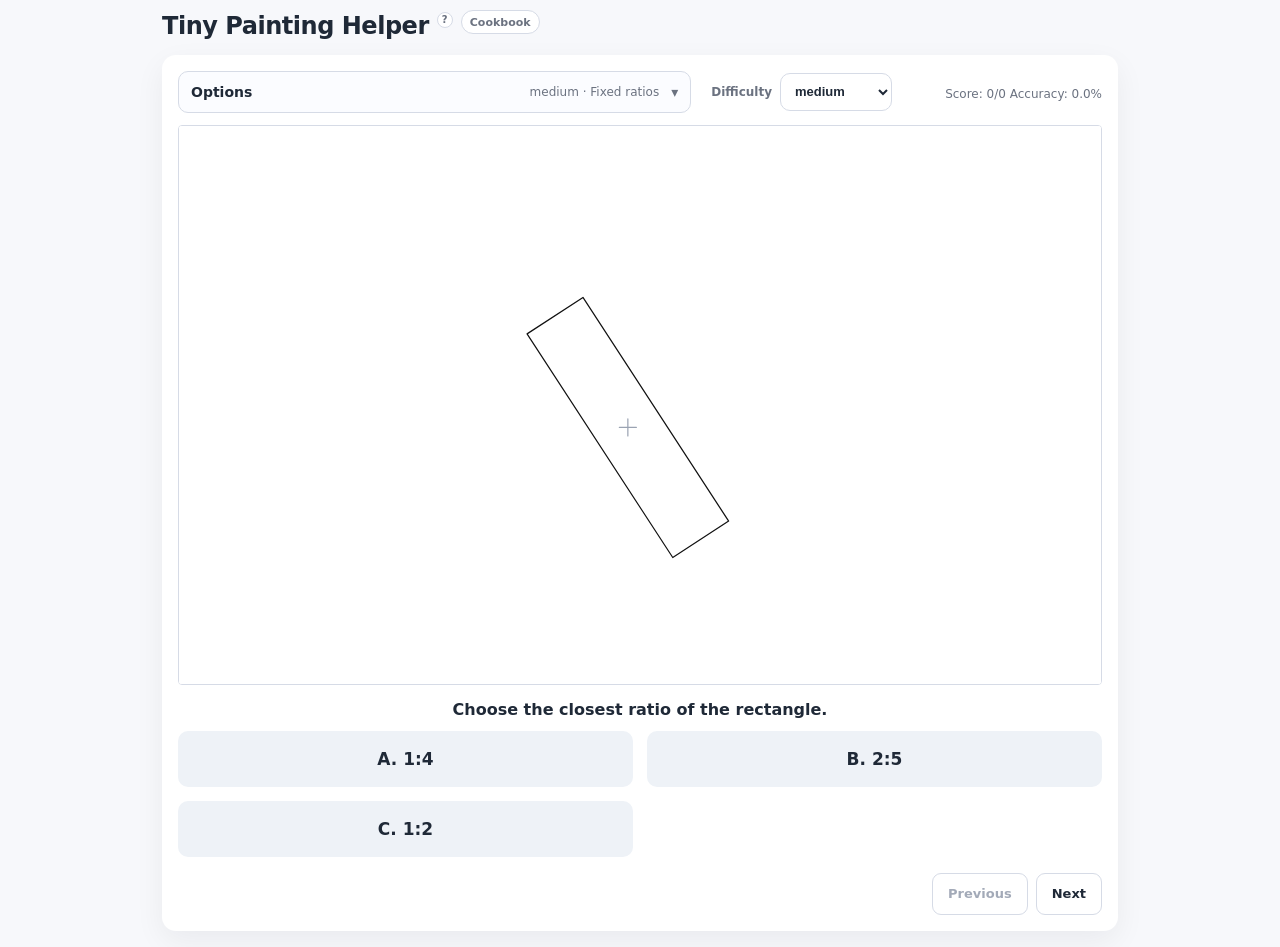
<file: index.html>
<!doctype html>
<html lang="en">
<head>
  <meta charset="utf-8" />
  <meta name="viewport" content="width=device-width, initial-scale=1, viewport-fit=cover" />
  <meta name="theme-color" content="#f7f8fb" />
  <title>Tiny Painting Helper</title>
  <link rel="stylesheet" href="./styles.css" />
</head>
<body>
  <main class="app">
    <header class="header">
      <div class="title-row">
        <h1>Tiny Painting Helper</h1>
        <button id="helpBtn" class="help-btn" type="button" aria-label="Open help">?</button>
        <button id="cookbookBtn" class="cookbook-btn" type="button" aria-label="Open cookbook">Cookbook</button>
      </div>
    </header>

    <section class="card">
      <div class="top-bar">
        <details id="settingsPanel" class="settings-panel">
          <summary>
            <span>Options</span>
            <span id="settingsSummary" class="settings-summary">Fixed ratio set</span>
          </summary>

          <div class="controls">
            <label><input id="timeMode" type="checkbox" /> Timed mode (10s)</label>
            <label><input id="randomMode" type="checkbox" /> Random float ratio mode</label>
            <label><input id="areaScaleMode" type="checkbox" /> Random scale (0.3–4.0)</label>
            <label><input id="polygonMode" type="checkbox" /> Impossible mode</label>
            <label><input id="lineMode" type="checkbox" /> Line mode</label>
            <label class="draw-option"><input id="drawMode" type="checkbox" /> Draw target ratio mode</label>
          </div>
        </details>

        <div class="difficulty-panel" aria-label="Difficulty">
          <label for="difficultySelect">Difficulty</label>
          <select id="difficultySelect">
            <option value="easy">easy</option>
            <option value="medium" selected>medium</option>
            <option value="hard">hard</option>
          </select>
        </div>

        <div class="info">
          <div id="modeLabel" hidden></div>
          <div id="timerLabel"></div>
          <div id="scoreLabel"></div>
        </div>
      </div>

      <div class="canvas-frame">
        <canvas id="shapeCanvas" width="760" height="460"></canvas>
      </div>

      <div id="questionLabel" class="question"></div>

      <div id="options" class="options">
        <button class="option"></button>
        <button class="option"></button>
        <button class="option"></button>
        <button class="option"></button>
      </div>

      <div class="bottom-bar">
        <div id="feedbackLabel" class="feedback"></div>
        <div class="nav">
          <button id="prevBtn" class="nav-btn">Previous</button>
          <button id="nextBtn" class="nav-btn">Next</button>
        </div>
      </div>
    </section>
  </main>

  <div id="cookbookModal" class="help-modal" hidden>
    <div class="help-backdrop" data-close-cookbook></div>
    <section class="help-dialog tutorial-dialog" role="dialog" aria-modal="true" aria-labelledby="cookbookTitle">
      <div class="help-dialog-header">
        <h2 id="cookbookTitle">Tiny Painting Helper Cookbook</h2>
        <button id="cookbookCloseBtn" class="help-close-btn" type="button" aria-label="Close cookbook">×</button>
      </div>
      <iframe id="cookbookFrame" class="help-frame" title="Tiny Painting Helper Cookbook" src="about:blank"></iframe>
    </section>
  </div>


  <div id="helpModal" class="help-modal" hidden>
    <div class="help-backdrop" data-close-help></div>
    <section class="help-dialog" role="dialog" aria-modal="true" aria-labelledby="helpTitle">
      <div class="help-dialog-header">
        <h2 id="helpTitle">Tiny Painting Helper Guide</h2>
        <button id="helpCloseBtn" class="help-close-btn" type="button" aria-label="Close help">×</button>
      </div>
      <iframe id="helpFrame" class="help-frame" title="Tiny Painting Helper Guide" src="about:blank"></iframe>
    </section>
  </div>
  <script src="./app.js"></script>
</body>
</html>
</file>
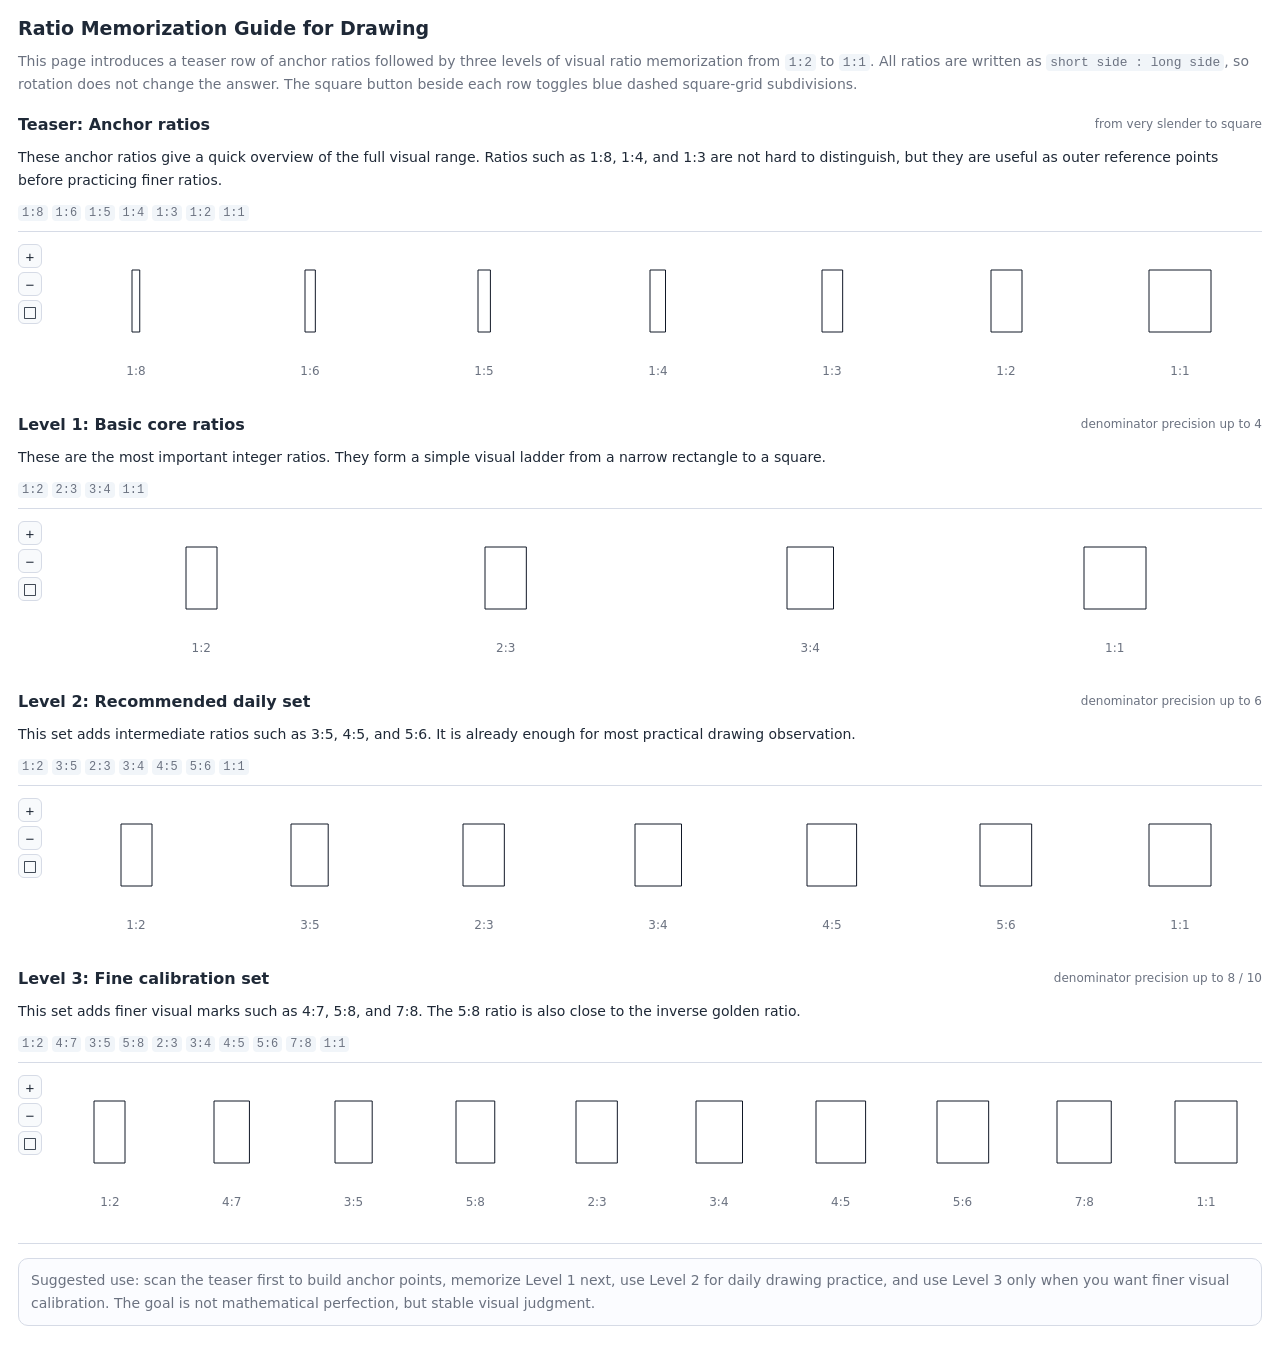
<file: tutorial.html>
<!doctype html>
<html lang="en">
<head>
  <meta charset="utf-8" />
  <meta name="viewport" content="width=device-width, initial-scale=1" />
  <title>Ratio Memorization Guide</title>
  <style>
    :root {
      --text-main: #1f2937;
      --text-sub: #6b7280;
      --border: #d6dbe6;
      --code-bg: #f1f5f9;
      --button-bg: #f8fafc;
      --button-hover: #eef2f7;
    }

    * {
      box-sizing: border-box;
    }

    body {
      margin: 0;
      padding: 16px 18px 22px;
      color: var(--text-main);
      font-family: "Segoe UI", system-ui, -apple-system, BlinkMacSystemFont, sans-serif;
      font-size: 14px;
      line-height: 1.65;
      background: #ffffff;
    }

    h2 {
      margin: 0 0 8px;
      font-size: 19px;
      line-height: 1.35;
    }

    h3 {
      margin: 18px 0 8px;
      font-size: 16px;
    }

    p {
      margin: 8px 0;
    }

    ul {
      margin: 8px 0 8px 22px;
      padding: 0;
    }

    li {
      margin: 4px 0;
    }

    code {
      padding: 1px 4px;
      border-radius: 4px;
      background: var(--code-bg);
      font-family: ui-monospace, SFMono-Regular, Menlo, Consolas, monospace;
      font-size: 0.92em;
    }

    hr {
      border: 0;
      border-top: 1px solid var(--border);
      margin: 14px 0;
    }

    .lead {
      color: var(--text-sub);
      margin-bottom: 10px;
    }

    .level {
      margin: 16px 0 18px;
    }

    .level-header {
      display: flex;
      align-items: center;
      justify-content: space-between;
      gap: 12px;
      margin-bottom: 6px;
    }

    .level-header h3 {
      margin: 0;
    }

    .tag {
      display: inline-block;
      color: var(--text-sub);
      font-size: 12px;
      white-space: nowrap;
    }

    .ratio-list {
      margin: 7px 0 8px;
      color: var(--text-sub);
      font-size: 13px;
    }

    .ratio-list code {
      margin-right: 4px;
    }

    .visual-panel {
      display: flex;
      align-items: flex-start;
      gap: 12px;
      margin-top: 8px;
      padding: 12px 0 4px;
      border-top: 1px solid var(--border);
    }

    .rotate-controls {
      display: flex;
      flex-direction: column;
      align-items: center;
      gap: 4px;
      flex: 0 0 auto;
    }

    .rotate-controls button {
      width: 24px;
      height: 24px;
      padding: 0;
      border: 1px solid var(--border);
      border-radius: 6px;
      background: var(--button-bg);
      color: var(--text-main);
      font-size: 15px;
      line-height: 1;
      cursor: pointer;
    }

    .rotate-controls button:hover {
      background: var(--button-hover);
    }

    .square-toggle {
      width: 24px;
      height: 24px;
      padding: 0;
      border: 1px solid var(--border);
      border-radius: 6px;
      background: var(--button-bg);
      color: var(--text-main);
      font-size: 13px;
      line-height: 1;
      cursor: pointer;
      font-family: inherit;
    }

    .square-toggle:hover {
      background: var(--button-hover);
    }

    .square-toggle.active {
      border-color: #2563eb;
      color: #2563eb;
      background: #eff6ff;
    }

    .visual-row {
      width: 100%;
      min-height: 136px;
      display: grid;
      grid-template-columns: repeat(auto-fit, minmax(90px, 1fr));
      gap: 12px 10px;
      align-items: start;
      padding: 2px 0 8px;
      overflow: visible;
    }

    .ratio-item {
      min-width: 0;
      text-align: center;
    }

    .ratio-shape-stage {
      width: 90px;
      height: 110px;
      display: flex;
      align-items: center;
      justify-content: center;
      margin: 0 auto 6px;
      overflow: visible;
    }

    .ratio-box {
      display: block;
      overflow: visible;
      transform-origin: center center;
      transition: transform 120ms ease-out;
    }

    .ratio-box .grid-line {
      display: none;
    }

    .ratio-box.show-split .grid-line {
      display: block;
    }

    .ratio-label {
      color: var(--text-sub);
      font-size: 12px;
      font-variant-numeric: tabular-nums;
      white-space: nowrap;
    }

    .note {
      padding: 10px 12px;
      border: 1px solid var(--border);
      border-radius: 10px;
      background: #fbfcff;
      color: var(--text-sub);
    }

    @media (max-width: 600px) {
      body {
        padding: 14px;
        font-size: 13px;
      }

      .level-header {
        display: block;
      }

      .tag {
        margin-top: 2px;
      }

      .visual-panel {
        gap: 8px;
      }

      .visual-row {
        grid-template-columns: repeat(auto-fit, minmax(72px, 1fr));
        gap: 10px 6px;
        min-height: auto;
      }

      .ratio-shape-stage {
        width: 72px;
        height: 88px;
      }

      .rotate-controls button {
        width: 22px;
        height: 22px;
        font-size: 14px;
      }
    }
  </style>
</head>
<body>
  <h2>Ratio Memorization Guide for Drawing</h2>

  <p class="lead">
    This page introduces a teaser row of anchor ratios followed by three levels of visual ratio memorization from <code>1:2</code>
    to <code>1:1</code>. All ratios are written as <code>short side : long side</code>,
    so rotation does not change the answer. The square button beside each row toggles blue dashed square-grid subdivisions.
  </p>

  <section id="levels"></section>

  <hr />

  <p class="note">
    Suggested use: scan the teaser first to build anchor points, memorize Level 1 next, use Level 2 for daily drawing practice,
    and use Level 3 only when you want finer visual calibration. The goal is not
    mathematical perfection, but stable visual judgment.
  </p>

  <script>
    const levels = [
      {
        id: "teaser",
        title: "Teaser: Anchor ratios",
        tag: "from very slender to square",
        description:
          "These anchor ratios give a quick overview of the full visual range. Ratios such as 1:8, 1:4, and 1:3 are not hard to distinguish, but they are useful as outer reference points before practicing finer ratios.",
        ratios: [[1, 8], [1, 6], [1, 5], [1, 4], [1, 3], [1, 2], [1, 1]],
        angle: 0
      },
      {
        id: "basic",
        title: "Level 1: Basic core ratios",
        tag: "denominator precision up to 4",
        description:
          "These are the most important integer ratios. They form a simple visual ladder from a narrow rectangle to a square.",
        ratios: [[1, 2], [2, 3], [3, 4], [1, 1]],
        angle: 0
      },
      {
        id: "daily",
        title: "Level 2: Recommended daily set",
        tag: "denominator precision up to 6",
        description:
          "This set adds intermediate ratios such as 3:5, 4:5, and 5:6. It is already enough for most practical drawing observation.",
        ratios: [[1, 2], [3, 5], [2, 3], [3, 4], [4, 5], [5, 6], [1, 1]],
        angle: 0
      },
      {
        id: "fine",
        title: "Level 3: Fine calibration set",
        tag: "denominator precision up to 8 / 10",
        description:
          "This set adds finer visual marks such as 4:7, 5:8, and 7:8. The 5:8 ratio is also close to the inverse golden ratio.",
        ratios: [[1, 2], [4, 7], [3, 5], [5, 8], [2, 3], [3, 4], [4, 5], [5, 6], [7, 8], [1, 1]],
        angle: 0
      }
    ];

    function ratioText([a, b]) {
      return `${a}:${b}`;
    }

    function ratioValue([a, b]) {
      return a / b;
    }

    function createRatioSvg(ratio, levelId, options = {}) {
      const longSidePx = options.longSidePx || 62;
      const [shortUnit, longUnit] = ratio;
      const shortSidePx = longSidePx * (shortUnit / longUnit);
      const ns = "http://www.w3.org/2000/svg";

      const svg = document.createElementNS(ns, "svg");
      svg.classList.add("ratio-box");
      svg.dataset.levelId = levelId;
      svg.setAttribute("viewBox", `0 0 ${shortUnit} ${longUnit}`);
      svg.setAttribute("width", String(shortSidePx));
      svg.setAttribute("height", String(longSidePx));
      svg.setAttribute("preserveAspectRatio", "none");
      svg.setAttribute("aria-hidden", "true");

      const outer = document.createElementNS(ns, "rect");
      outer.setAttribute("x", "0");
      outer.setAttribute("y", "0");
      outer.setAttribute("width", String(shortUnit));
      outer.setAttribute("height", String(longUnit));
      outer.setAttribute("fill", "none");
      outer.setAttribute("stroke", "#111827");
      outer.setAttribute("stroke-width", "1");
      outer.setAttribute("vector-effect", "non-scaling-stroke");
      svg.appendChild(outer);

      for (let xIndex = 1; xIndex < shortUnit; xIndex += 1) {
        const line = document.createElementNS(ns, "line");
        line.classList.add("grid-line");
        line.setAttribute("x1", String(xIndex));
        line.setAttribute("y1", "0");
        line.setAttribute("x2", String(xIndex));
        line.setAttribute("y2", String(longUnit));
        line.setAttribute("stroke", "#2563eb");
        line.setAttribute("stroke-width", "1");
        line.setAttribute("stroke-dasharray", "3 2");
        line.setAttribute("vector-effect", "non-scaling-stroke");
        svg.appendChild(line);
      }

      for (let yIndex = 1; yIndex < longUnit; yIndex += 1) {
        const line = document.createElementNS(ns, "line");
        line.classList.add("grid-line");
        line.setAttribute("x1", "0");
        line.setAttribute("y1", String(yIndex));
        line.setAttribute("x2", String(shortUnit));
        line.setAttribute("y2", String(yIndex));
        line.setAttribute("stroke", "#2563eb");
        line.setAttribute("stroke-width", "1");
        line.setAttribute("stroke-dasharray", "3 2");
        line.setAttribute("vector-effect", "non-scaling-stroke");
        svg.appendChild(line);
      }

      return svg;
    }

    function createRatioItem(ratio, levelId, options = {}) {
      const item = document.createElement("div");
      item.className = "ratio-item";

      const stage = document.createElement("div");
      stage.className = "ratio-shape-stage";

      const box = createRatioSvg(ratio, levelId, options);

      const label = document.createElement("div");
      label.className = "ratio-label";
      label.textContent = ratioText(ratio);

      stage.appendChild(box);
      item.appendChild(stage);
      item.appendChild(label);
      return item;
    }

    function updateRotation(levelId, angle) {
      document.querySelectorAll(`.ratio-box[data-level-id="${levelId}"]`).forEach((box) => {
        box.style.transform = `rotate(${angle}deg)`;
      });
    }

    function rotateLevel(levelId, delta) {
      const level = levels.find((entry) => entry.id === levelId);
      if (!level) return;
      level.angle = (level.angle + delta + 360) % 360;
      updateRotation(levelId, level.angle);
    }

    function toggleSplit(levelId, button) {
      const active = !button.classList.contains("active");
      button.classList.toggle("active", active);
      button.setAttribute("aria-pressed", String(active));
      document.querySelectorAll(`.ratio-box[data-level-id="${levelId}"]`).forEach((box) => {
        box.classList.toggle("show-split", active);
      });
    }

    function createLevel(level) {
      const section = document.createElement("section");
      section.className = "level";

      const header = document.createElement("div");
      header.className = "level-header";

      const title = document.createElement("h3");
      title.textContent = level.title;

      const tag = document.createElement("span");
      tag.className = "tag";
      tag.textContent = level.tag;

      header.appendChild(title);
      header.appendChild(tag);

      const desc = document.createElement("p");
      desc.textContent = level.description;

      const ratioList = document.createElement("div");
      ratioList.className = "ratio-list";
      level.ratios.forEach((ratio) => {
        const code = document.createElement("code");
        code.textContent = ratioText(ratio);
        ratioList.appendChild(code);
      });

      const panel = document.createElement("div");
      panel.className = "visual-panel";

      const controls = document.createElement("div");
      controls.className = "rotate-controls";

      const plus = document.createElement("button");
      plus.type = "button";
      plus.textContent = "+";
      plus.title = "Rotate clockwise";
      plus.addEventListener("click", () => rotateLevel(level.id, 5));

      const minus = document.createElement("button");
      minus.type = "button";
      minus.textContent = "−";
      minus.title = "Rotate counterclockwise";
      minus.addEventListener("click", () => rotateLevel(level.id, -5));

      const square = document.createElement("button");
      square.type = "button";
      square.className = "square-toggle";
      square.textContent = "□";
      square.title = "Toggle square subdivision";
      square.setAttribute("aria-label", "Toggle square subdivision");
      square.setAttribute("aria-pressed", "false");
      square.addEventListener("click", () => toggleSplit(level.id, square));

      controls.appendChild(plus);
      controls.appendChild(minus);
      controls.appendChild(square);

      const visualRow = document.createElement("div");
      visualRow.className = "visual-row";
      level.ratios.forEach((ratio) => {
        visualRow.appendChild(createRatioItem(ratio, level.id));
      });

      panel.appendChild(controls);
      panel.appendChild(visualRow);

      section.appendChild(header);
      section.appendChild(desc);
      section.appendChild(ratioList);
      section.appendChild(panel);
      return section;
    }

    function render() {
      const root = document.getElementById("levels");
      levels.forEach((level) => {
        root.appendChild(createLevel(level));
      });
    }

    render();
  </script>
</body>
</html>
</file>
<file: styles.css>
:root {
  --bg-app: #f7f8fb;
  --bg-panel: #ffffff;
  --bg-canvas: #ffffff;
  --text-main: #1f2937;
  --text-sub: #6b7280;
  --accent: #3b82f6;
  --btn-bg: #eef2f7;
  --btn-hover: #e3eaf5;
  --btn-correct: #dff4df;
  --btn-wrong: #f7dddd;
  --border: #d6dbe6;

  --page-max: 980px;
  --canvas-ratio: 760 / 460;
}

* {
  box-sizing: border-box;
}

html {
  min-width: 0;
  background: var(--bg-app);
  -webkit-text-size-adjust: 100%;
}

body {
  margin: 0;
  min-width: 0;
  overflow-x: hidden;
  background: var(--bg-app);
  color: var(--text-main);
  font-family: "Segoe UI", system-ui, -apple-system, BlinkMacSystemFont, sans-serif;
}

button,
input {
  font: inherit;
}

button {
  -webkit-tap-highlight-color: transparent;
}

.app {
  width: min(var(--page-max), 100%);
  min-height: 100dvh;
  margin: 0 auto;
  padding: max(12px, env(safe-area-inset-top)) max(12px, env(safe-area-inset-right))
           max(16px, env(safe-area-inset-bottom)) max(12px, env(safe-area-inset-left));
}

.header h1 {
  margin: 0;
  font-size: clamp(22px, 5.6vw, 24px);
  line-height: 1.2;
  letter-spacing: -0.02em;
}

.header p {
  margin: 6px 0 14px;
  color: var(--text-sub);
  font-size: clamp(12px, 3.3vw, 13px);
  line-height: 1.45;
}

.card {
  width: 100%;
  background: var(--bg-panel);
  border-radius: 14px;
  padding: clamp(12px, 3.5vw, 16px);
  box-shadow: 0 10px 30px rgba(15, 23, 42, 0.06);
}

.top-bar {
  display: flex;
  justify-content: space-between;
  gap: 18px;
  align-items: flex-start;
  margin-bottom: 12px;
}

.settings-panel {
  flex: 1;
  min-width: 0;
}

.settings-panel summary {
  min-height: 42px;
  display: flex;
  align-items: center;
  justify-content: space-between;
  gap: 12px;
  padding: 9px 12px;
  border: 1px solid var(--border);
  border-radius: 10px;
  background: #fbfcff;
  color: var(--text-main);
  font-size: 14px;
  font-weight: 700;
  cursor: pointer;
  user-select: none;
  list-style: none;
}

.settings-panel summary::-webkit-details-marker {
  display: none;
}

.settings-panel summary::after {
  content: "▾";
  color: var(--text-sub);
  font-size: 14px;
  transition: transform 160ms ease;
}

.settings-panel[open] summary::after {
  transform: rotate(180deg);
}

.settings-summary {
  margin-left: auto;
  overflow: hidden;
  color: var(--text-sub);
  font-size: 12px;
  font-weight: 500;
  text-align: right;
  white-space: nowrap;
  text-overflow: ellipsis;
}

.settings-panel .controls {
  margin-top: 10px;
}

.controls {
  display: grid;
  grid-template-columns: 1fr 1fr;
  gap: 9px 14px;
  font-size: 13px;
  line-height: 1.35;
}

.controls label {
  display: flex;
  align-items: flex-start;
  gap: 7px;
  user-select: none;
  cursor: pointer;
  min-height: 24px;
}

.controls input {
  flex: 0 0 auto;
  width: 16px;
  height: 16px;
  margin: 1px 0 0;
}

.controls label.disabled {
  color: #a3aab8;
  cursor: not-allowed;
}

.controls label.disabled input {
  cursor: not-allowed;
}

.info {
  min-width: 245px;
  text-align: right;
  color: var(--text-sub);
  font-size: 12px;
  line-height: 1.45;
}

#timerLabel {
  margin-top: 3px;
  color: var(--accent);
  font-size: 14px;
  font-weight: 700;
}

#scoreLabel {
  margin-top: 3px;
}

h2 {
  margin: 4px 0 8px;
  font-size: 14px;
}

.canvas-frame {
  width: 100%;
  margin: 0 auto;
  border: 1px solid var(--border);
  background: var(--border);
  overflow: hidden;
  border-radius: 4px;
  touch-action: none;
}

canvas {
  display: block;
  width: 100%;
  height: auto;
  aspect-ratio: var(--canvas-ratio);
  background: var(--bg-canvas);
  cursor: default;
  touch-action: none;
}

canvas.draw-mode {
  cursor: crosshair;
}

.question {
  min-height: 46px;
  display: flex;
  align-items: center;
  justify-content: center;
  padding: 14px 6px 10px;
  font-size: clamp(14px, 3.8vw, 16px);
  font-weight: 700;
  line-height: 1.38;
  text-align: center;
}

.options {
  display: grid;
  grid-template-columns: 1fr 1fr;
  gap: 14px;
}

.option {
  min-height: 56px;
  border: 0;
  border-radius: 10px;
  background: var(--btn-bg);
  color: var(--text-main);
  font-size: clamp(15px, 4.2vw, 17px);
  font-weight: 700;
  cursor: pointer;
  touch-action: manipulation;
}

.option:hover:not(:disabled) {
  background: var(--btn-hover);
}

.option.correct {
  background: var(--btn-correct);
}

.option.wrong {
  background: var(--btn-wrong);
}

.option:disabled {
  cursor: default;
  opacity: 1;
}

.bottom-bar {
  display: flex;
  align-items: center;
  gap: 14px;
  margin-top: 16px;
}

.feedback {
  flex: 1;
  min-height: 38px;
  font-size: 13px;
  line-height: 1.5;
}

.nav {
  display: flex;
  gap: 8px;
}

.nav-btn {
  min-height: 42px;
  border: 1px solid var(--border);
  border-radius: 9px;
  padding: 9px 15px;
  background: #fff;
  color: var(--text-main);
  font-size: 13px;
  font-weight: 700;
  cursor: pointer;
  touch-action: manipulation;
}

.nav-btn:hover:not(:disabled) {
  background: var(--btn-hover);
}

.nav-btn:disabled {
  color: #a3aab8;
  cursor: default;
}

/* Tablet and narrow desktop */
@media (max-width: 840px) {
  .top-bar {
    flex-direction: column;
    gap: 12px;
  }

  .settings-panel {
    width: 100%;
  }

  .controls {
    width: 100%;
    grid-template-columns: 1fr;
    gap: 10px;
    font-size: 14px;
  }

  .info {
    min-width: 0;
    width: 100%;
    text-align: left;
    font-size: 12px;
    padding-top: 2px;
    border-top: 1px solid #eef2f7;
  }

  .options {
    gap: 10px;
  }
}

/* Phone */
@media (max-width: 600px) {
  .app {
    padding-left: max(10px, env(safe-area-inset-left));
    padding-right: max(10px, env(safe-area-inset-right));
  }

  .header h1 {
    font-size: 22px;
  }

  .header p {
    margin-bottom: 10px;
  }

  .card {
    border-radius: 12px;
    padding: 10px;
  }

  h2 {
    font-size: 13px;
  }

  .canvas-frame {
    width: 100%;
    border-radius: 6px;
  }

  .question {
    min-height: auto;
    padding: 12px 4px 9px;
    font-size: 15px;
  }

  .options {
    grid-template-columns: 1fr;
    gap: 9px;
  }

  .option {
    min-height: 50px;
    border-radius: 10px;
    font-size: 16px;
  }

  .bottom-bar {
    flex-direction: column;
    align-items: stretch;
    gap: 10px;
    margin-top: 12px;
  }

  .feedback {
    min-height: 0;
    font-size: 13px;
  }

  .nav {
    width: 100%;
    display: grid;
    grid-template-columns: 1fr 1fr;
  }

  .nav-btn {
    width: 100%;
    min-height: 44px;
    font-size: 14px;
  }
}

/* Very small phones */
@media (max-width: 380px) {
  .app {
    padding-left: 8px;
    padding-right: 8px;
  }

  .card {
    padding: 8px;
  }

  .controls {
    font-size: 13px;
    gap: 8px;
  }

  .question {
    font-size: 14px;
  }

  .option {
    min-height: 48px;
    font-size: 15px;
  }
}

/* Landscape phones: keep the training area compact. */
@media (max-height: 520px) and (orientation: landscape) {
  .app {
    padding-top: 8px;
    padding-bottom: 8px;
  }

  .header {
    display: none;
  }

  .top-bar {
    margin-bottom: 8px;
  }

  .controls {
    grid-template-columns: 1fr 1fr;
    font-size: 12px;
    gap: 6px 10px;
  }

  .info {
    display: grid;
    grid-template-columns: 1fr auto auto;
    gap: 10px;
    align-items: center;
  }

  #timerLabel,
  #scoreLabel {
    margin-top: 0;
  }

  .question {
    padding: 8px 4px 6px;
  }

  .option {
    min-height: 42px;
  }

  .bottom-bar {
    margin-top: 8px;
  }
}

#modeLabel { display: none !important; }


.info {
  min-width: 190px;
}

@media (max-width: 840px) {
  .info {
    padding-top: 8px;
  }
}



.title-row {
  display: flex;
  align-items: center;
  gap: 8px;
}

.help-btn {
  width: 22px;
  height: 22px;
  border: 1px solid var(--border);
  border-radius: 999px;
  background: #fff;
  color: var(--text-sub);
  font-size: 13px;
  font-weight: 800;
  line-height: 1;
  cursor: pointer;
  touch-action: manipulation;
}

.help-btn:hover {
  background: var(--btn-hover);
  color: var(--text-main);
}

.help-modal[hidden] {
  display: none;
}

.help-modal {
  position: fixed;
  inset: 0;
  z-index: 1000;
  padding: max(16px, env(safe-area-inset-top)) max(12px, env(safe-area-inset-right))
           max(16px, env(safe-area-inset-bottom)) max(12px, env(safe-area-inset-left));
  display: grid;
  place-items: center;
}

.help-backdrop {
  position: absolute;
  inset: 0;
  background: rgba(15, 23, 42, 0.42);
  backdrop-filter: blur(2px);
}

.help-dialog {
  position: relative;
  width: min(720px, 100%);
  max-height: min(78dvh, 720px);
  display: flex;
  flex-direction: column;
  overflow: hidden;
  border-radius: 16px;
  background: #fff;
  box-shadow: 0 24px 80px rgba(15, 23, 42, 0.28);
}

.help-dialog-header {
  display: flex;
  align-items: center;
  justify-content: space-between;
  gap: 16px;
  padding: 14px 16px;
  border-bottom: 1px solid var(--border);
}

.help-dialog-header h2 {
  margin: 0;
  font-size: 18px;
}

.help-close-btn {
  width: 32px;
  height: 32px;
  border: 0;
  border-radius: 999px;
  background: var(--btn-bg);
  color: var(--text-main);
  font-size: 22px;
  line-height: 1;
  cursor: pointer;
}

.help-close-btn:hover {
  background: var(--btn-hover);
}

.help-content {
  overflow: auto;
  padding: 16px 18px 20px;
  color: var(--text-main);
  font-size: 14px;
  line-height: 1.65;
}

.markdown-body h3 {
  margin: 18px 0 8px;
  font-size: 16px;
}

.markdown-body h4 {
  margin: 14px 0 6px;
  font-size: 14px;
}

.markdown-body p {
  margin: 8px 0;
}

.markdown-body ul,
.markdown-body ol {
  margin: 8px 0 8px 22px;
  padding: 0;
}

.markdown-body li {
  margin: 4px 0;
}

.markdown-body code {
  padding: 1px 4px;
  border-radius: 4px;
  background: #f1f5f9;
  font-family: ui-monospace, SFMono-Regular, Menlo, Consolas, monospace;
  font-size: 0.92em;
}

.markdown-body hr {
  border: 0;
  border-top: 1px solid var(--border);
  margin: 14px 0;
}

@media (max-width: 600px) {
  .help-btn {
    width: 24px;
    height: 24px;
  }

  .help-modal {
    align-items: end;
    padding: 8px;
  }

  .help-dialog {
    width: 100%;
    max-height: 86dvh;
    border-radius: 16px 16px 10px 10px;
  }

  .help-dialog-header {
    padding: 12px 14px;
  }

  .help-content {
    padding: 14px;
    font-size: 13px;
  }
}



/* Layout fixes: compact title, aligned top row, full-width canvas. */
.header {
  margin-bottom: 14px;
}

.title-row {
  align-items: flex-start;
}

.help-btn {
  width: 16px;
  height: 16px;
  margin-top: 1px;
  padding: 0;
  font-size: 10px;
  line-height: 14px;
  transform: translateY(-1px);
}

.top-bar {
  align-items: center;
}

.info {
  min-height: 42px;
  display: flex;
  flex-direction: column;
  justify-content: center;
}

.canvas-frame {
  width: 100%;
  max-width: none;
}

.options {
  width: 100%;
}

@media (max-width: 840px) {
  .top-bar {
    align-items: stretch;
  }

  .info {
    min-height: auto;
    display: block;
  }
}



.math-block {
  overflow-x: auto;
  padding: 2px 0;
}



.difficulty-panel {
  min-height: 42px;
  display: flex;
  align-items: center;
  gap: 8px;
  padding: 0 2px;
  white-space: nowrap;
}

.difficulty-panel label {
  color: var(--text-sub);
  font-size: 12px;
  font-weight: 700;
}

.difficulty-panel select {
  min-height: 38px;
  padding: 0 30px 0 10px;
  border: 1px solid var(--border);
  border-radius: 10px;
  background: #fff;
  color: var(--text-main);
  font-size: 13px;
  font-weight: 700;
  cursor: pointer;
}

.help-frame {
  display: block;
  width: 100%;
  height: min(68dvh, 620px);
  border: 0;
  background: #fff;
}

@media (max-width: 840px) {
  .difficulty-panel {
    width: 100%;
    justify-content: space-between;
    padding: 0;
  }

  .difficulty-panel select {
    flex: 0 0 150px;
  }
}

@media (max-width: 600px) {
  .difficulty-panel select {
    flex-basis: 140px;
  }

  .help-frame {
    height: 72dvh;
  }
}



.cookbook-btn {
  min-height: 24px;
  padding: 3px 8px;
  border: 1px solid var(--border);
  border-radius: 999px;
  background: #fff;
  color: var(--text-sub);
  font-size: 11px;
  font-weight: 800;
  line-height: 1;
  cursor: pointer;
  touch-action: manipulation;
  transform: translateY(-2px);
}

.cookbook-btn:hover {
  background: var(--btn-hover);
  color: var(--text-main);
}

.tutorial-dialog {
  width: min(860px, 100%);
}

@media (max-width: 600px) {
  .cookbook-btn {
    min-height: 22px;
    padding: 3px 7px;
    font-size: 10px;
  }

  .title-row {
    flex-wrap: wrap;
  }
}
</file>
